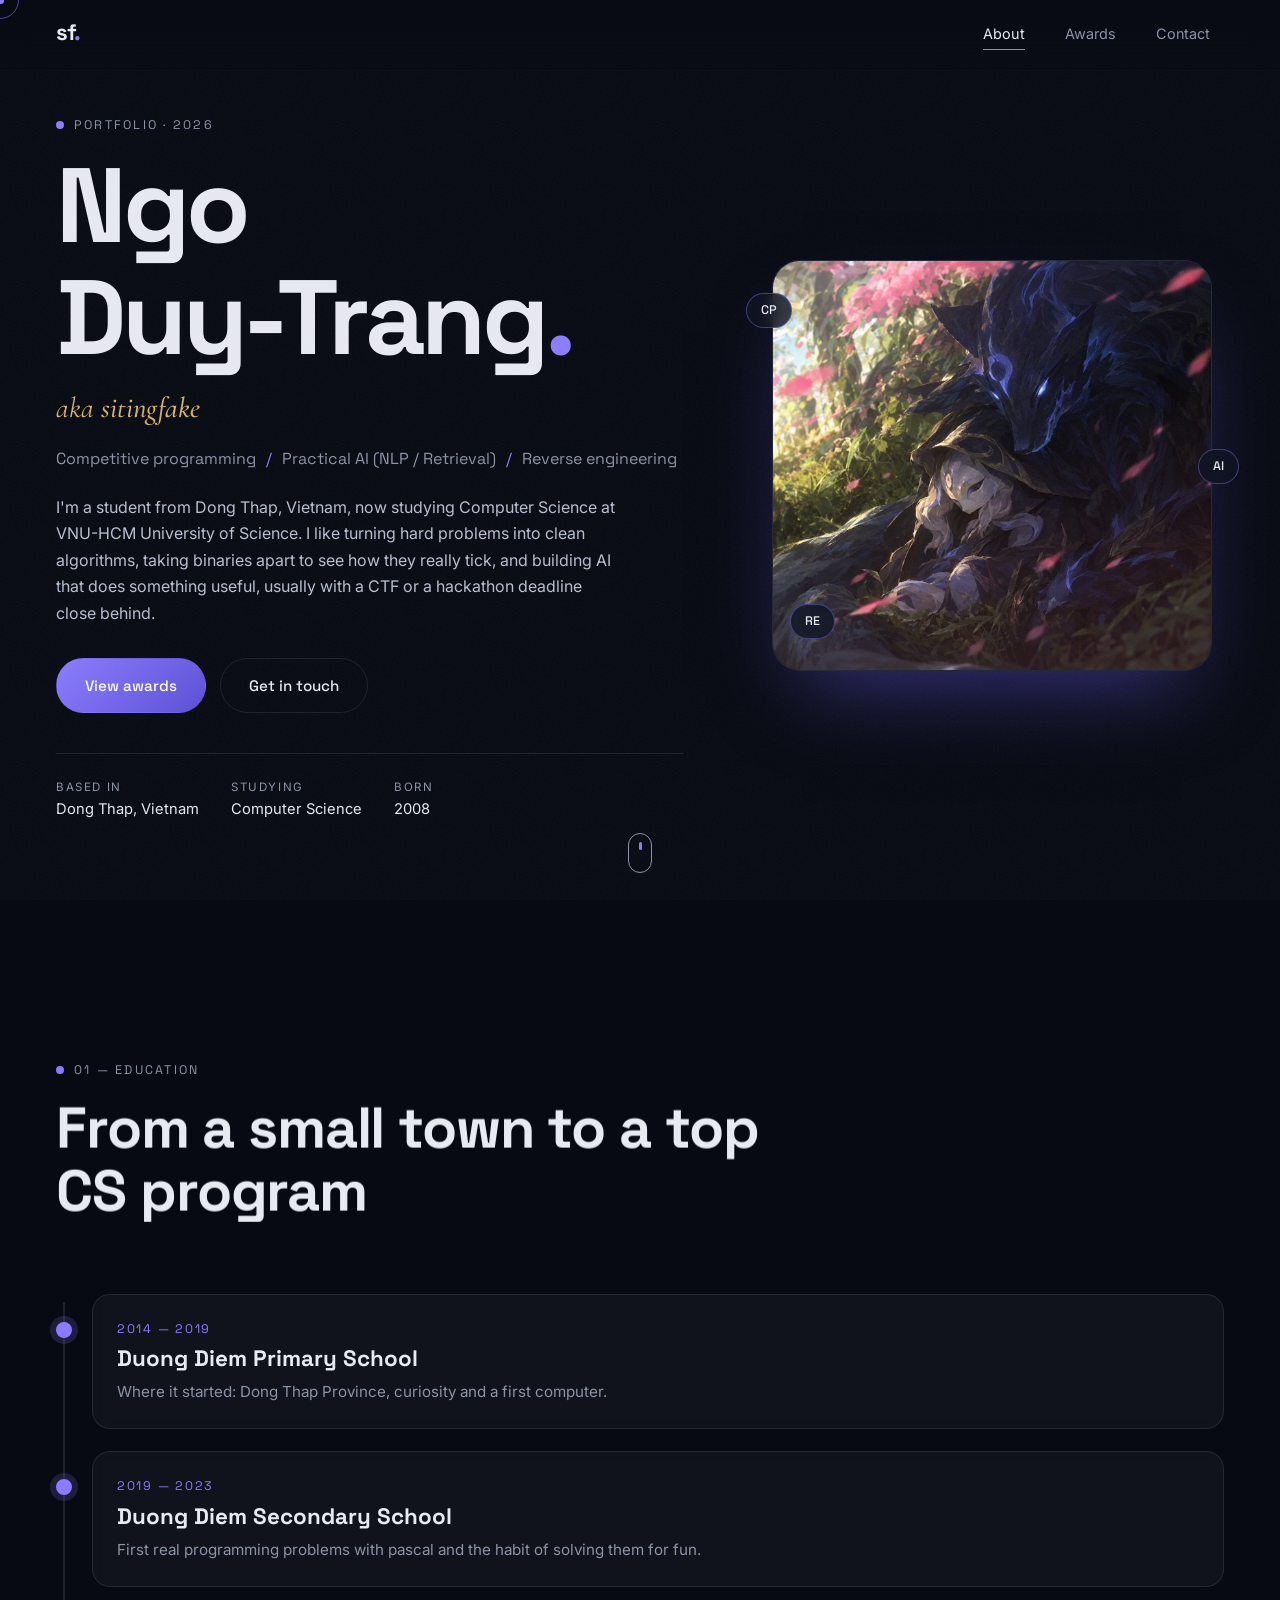
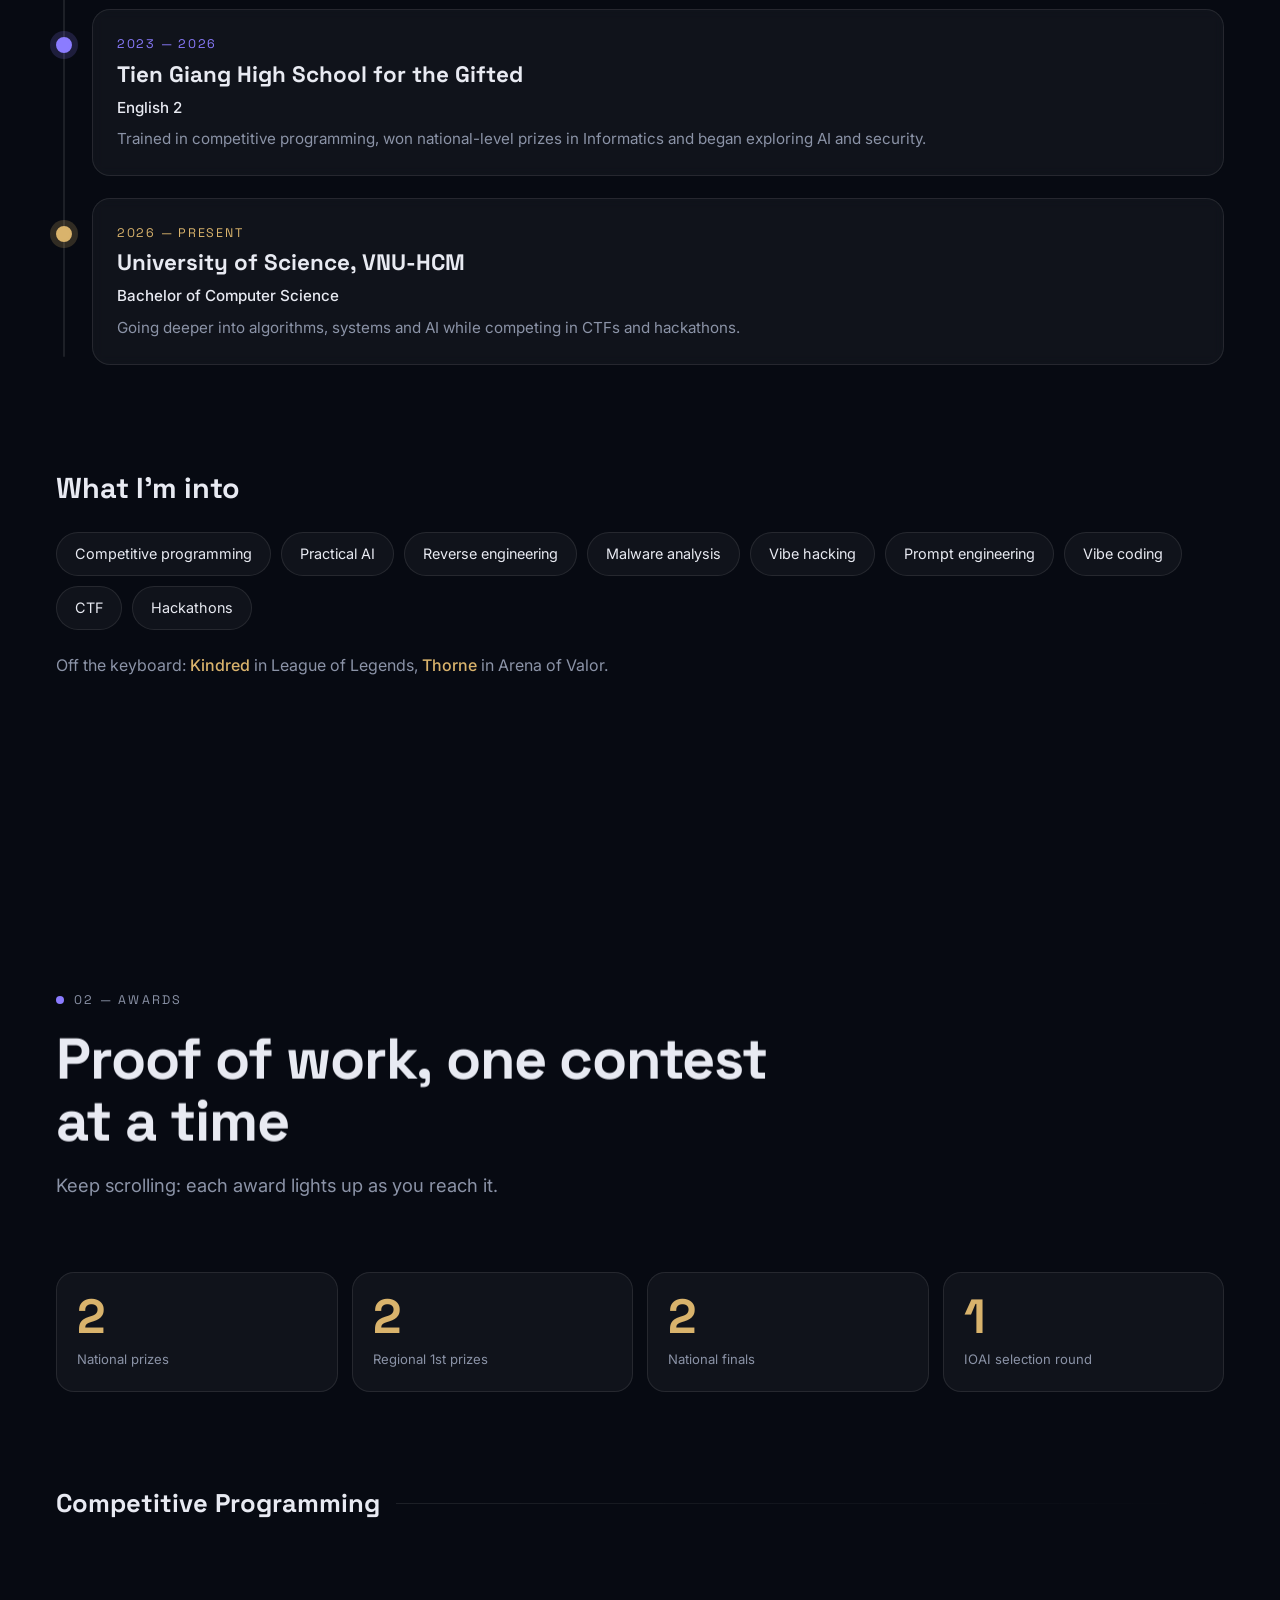
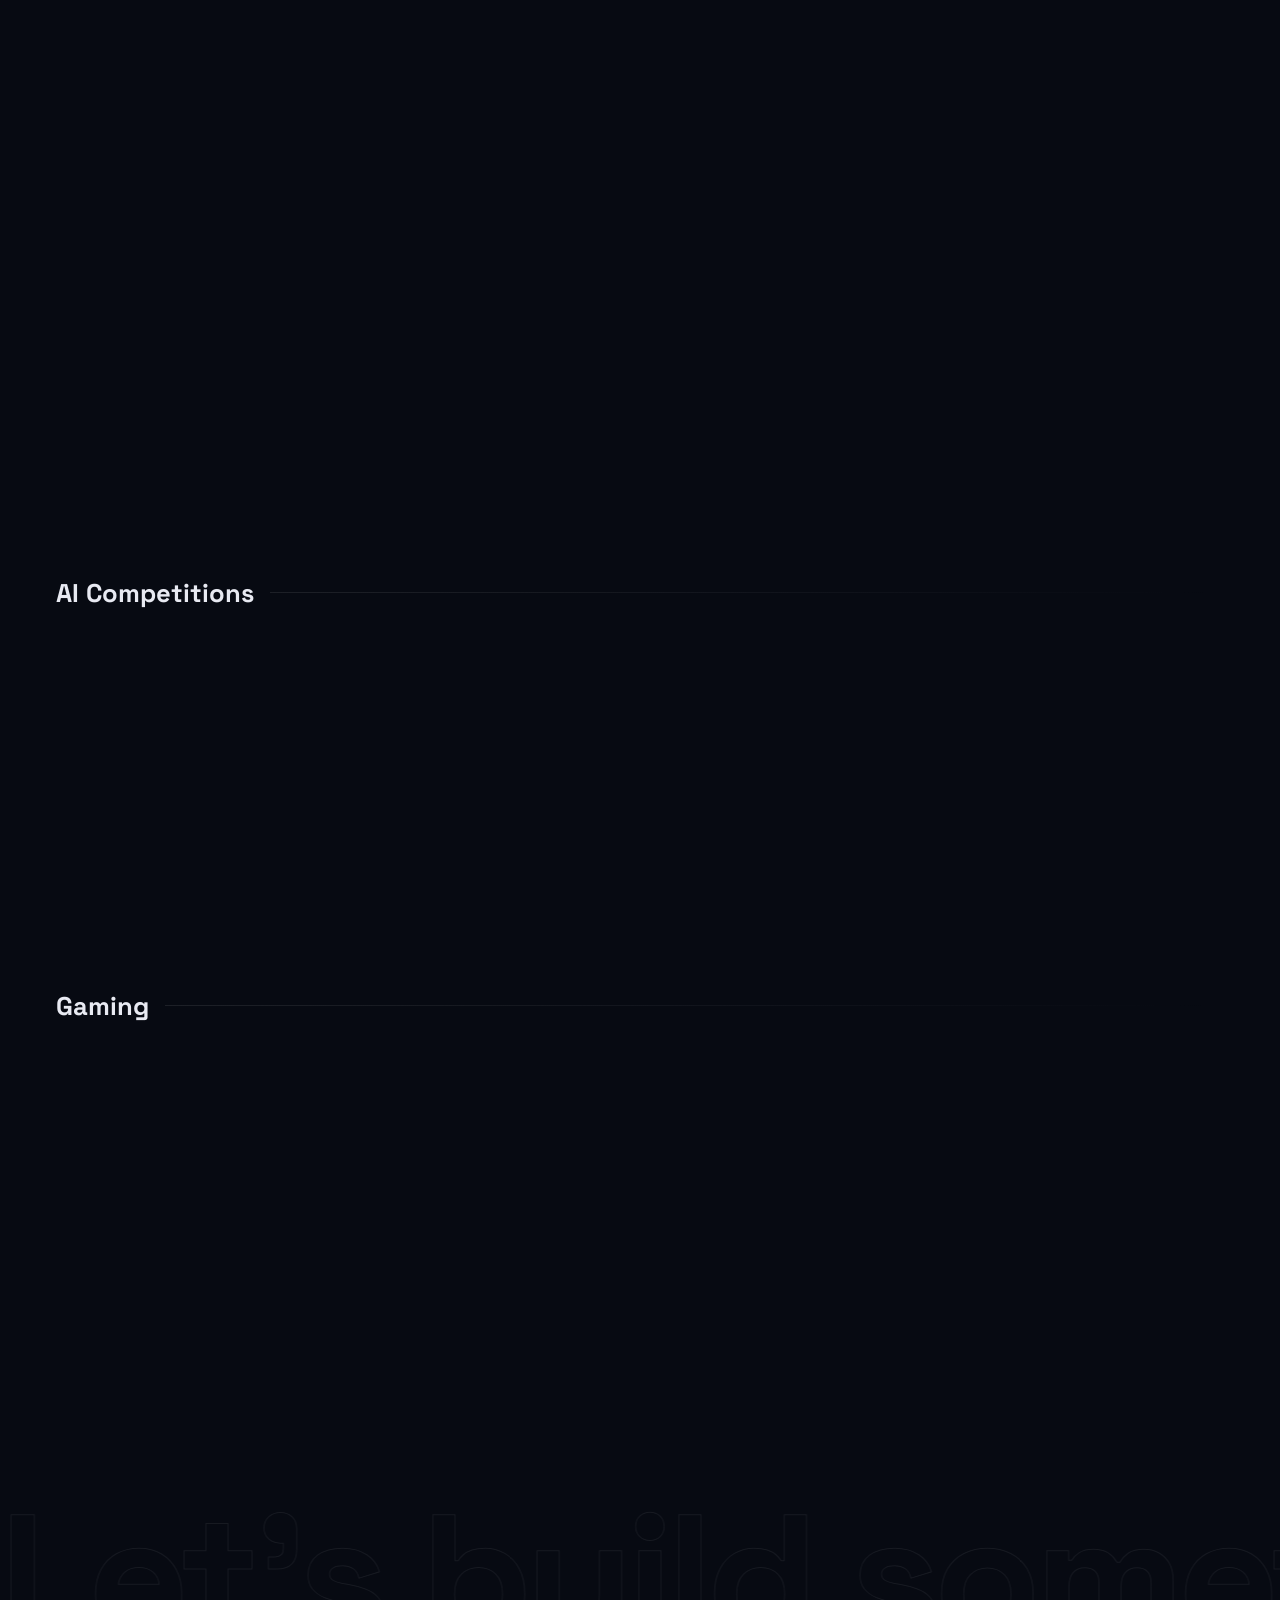
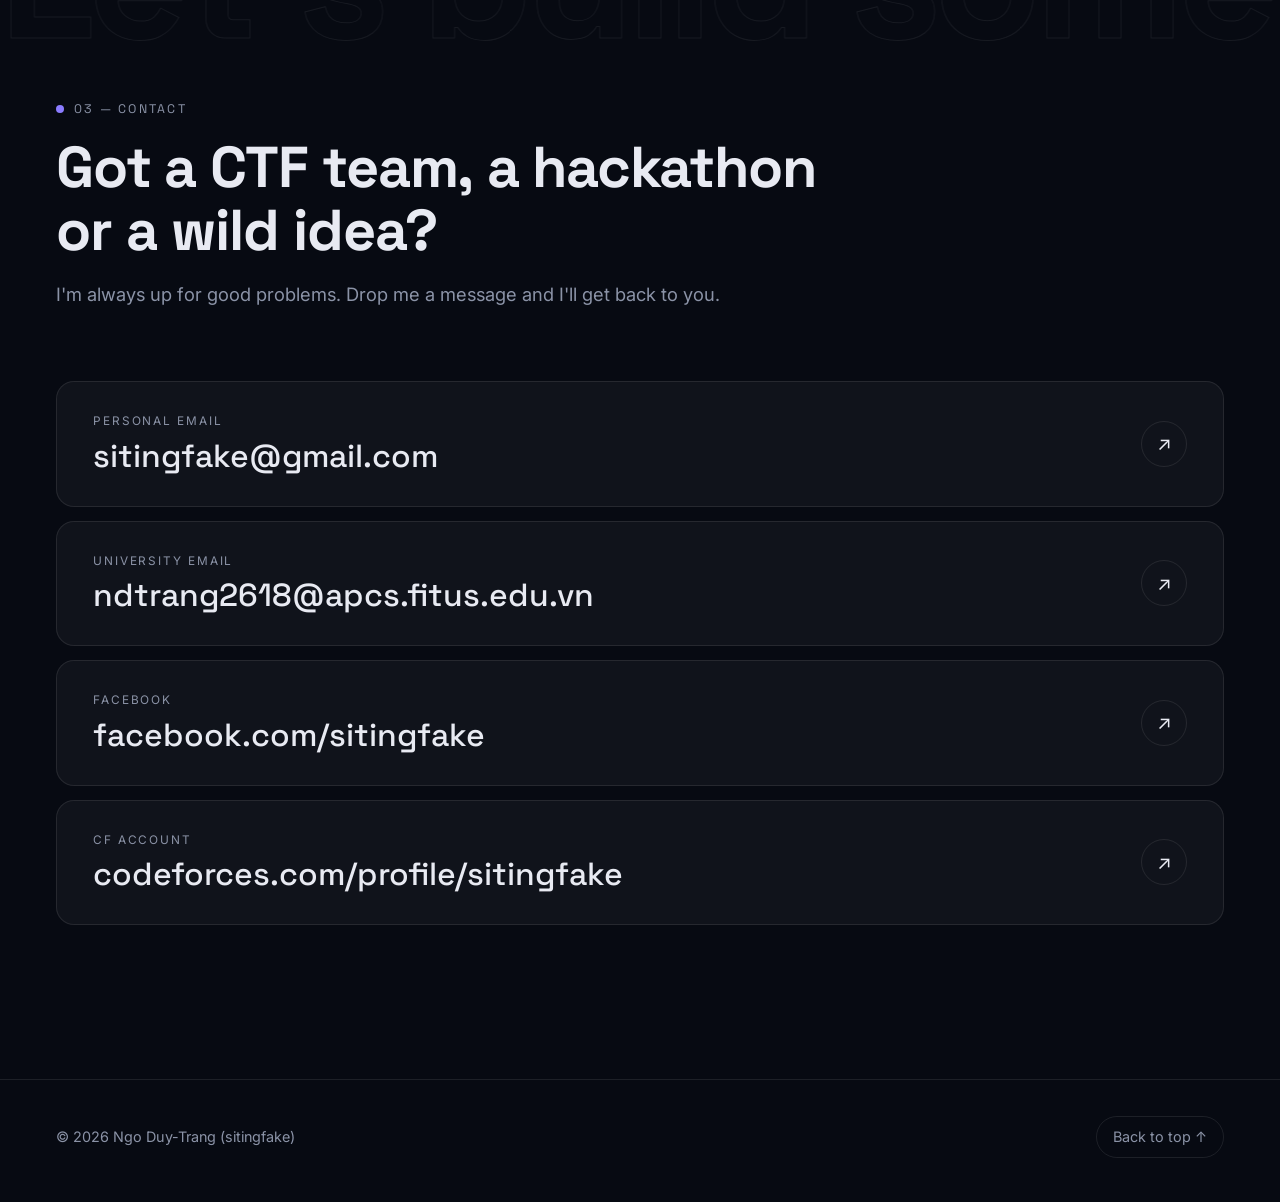
<file: index.html>
<!DOCTYPE html>
<html lang="en">
<head>
  <meta charset="UTF-8">
  <meta name="viewport" content="width=device-width, initial-scale=1, viewport-fit=cover">
  <title>Ngo Duy-Trang (sitingfake) — Portfolio</title>
  <meta name="description" content="Portfolio of Ngo Duy-Trang (sitingfake): competitive programmer, practical AI builder and reverse-engineering enthusiast studying Computer Science at VNU-HCM University of Science.">
  <meta name="theme-color" content="#070a12">
  <meta property="og:type" content="website">
  <meta property="og:title" content="Ngo Duy-Trang (sitingfake) — Portfolio">
  <meta property="og:description" content="Competitive programming, practical AI, reverse engineering and CTFs.">
  <meta property="og:image" content="assets/images/avatar.jpg">
  <link rel="icon" href="assets/images/avatar-640.jpg">
  <link rel="preconnect" href="https://fonts.googleapis.com">
  <link rel="preconnect" href="https://fonts.gstatic.com" crossorigin>
  <link href="https://fonts.googleapis.com/css2?family=Cormorant+Garamond:ital,wght@0,500;1,500&family=Inter:wght@300;400;500;600&family=Space+Grotesk:wght@400;500;700&display=swap" rel="stylesheet">
  <script>document.documentElement.classList.add('js');</script>
  <link rel="stylesheet" href="css/base.css">
  <link rel="stylesheet" href="css/components.css">
  <link rel="stylesheet" href="css/hero.css">
  <link rel="stylesheet" href="css/education.css">
  <link rel="stylesheet" href="css/awards.css">
  <link rel="stylesheet" href="css/contact.css">
</head>
<body>
  <div class="preloader" id="preloader" aria-hidden="true">
    <div class="preloader__inner">
      <span class="preloader__mark">sf<i>.</i></span>
      <span class="preloader__bar"><b id="preloaderBar"></b></span>
    </div>
  </div>

  <div class="progress" id="progress" aria-hidden="true"></div>
  <canvas class="ambient" id="ambient" aria-hidden="true"></canvas>
  <div class="grain" aria-hidden="true"></div>
  <div class="cursor cursor--dot" id="cursorDot" aria-hidden="true"></div>
  <div class="cursor cursor--ring" id="cursorRing" aria-hidden="true"></div>

  <header class="nav" id="nav">
    <a class="nav__logo" href="#about" aria-label="Back to top" data-magnetic>sf<i>.</i></a>
    <nav aria-label="Primary">
      <ul class="nav__links">
        <li><a href="#about" data-spy>About</a></li>
        <li><a href="#awards" data-spy>Awards</a></li>
        <li><a href="#contact" data-spy>Contact</a></li>
      </ul>
    </nav>
  </header>

  <main>
    <!-- ============ PART 1 — ABOUT ============ -->
    <section class="section hero" id="about">
      <div class="container hero__grid">
        <div class="hero__text">
          <p class="eyebrow" data-reveal><span class="eyebrow__dot"></span>Portfolio · 2026</p>
          <h1 class="hero__title" aria-label="Ngo Duy-Trang">
            <span class="line"><span class="line__inner">Ngo</span></span>
            <span class="line"><span class="line__inner">Duy-Trang<em>.</em></span></span>
          </h1>
          <p class="hero__alias" data-reveal>aka <strong>sitingfake</strong></p>
          <p class="hero__role" data-reveal>Competitive programming <span>/</span> Practical AI (NLP / Retrieval) <span>/</span> Reverse engineering</p>
          <p class="hero__bio" data-reveal>
            I'm a student from Dong Thap, Vietnam, now studying Computer Science at VNU-HCM University of Science.
            I like turning hard problems into clean algorithms, taking binaries apart to see how they really tick,
            and building AI that does something useful, usually with a CTF or a hackathon deadline close behind.
          </p>
          <div class="hero__cta" data-reveal>
            <a class="btn btn--primary" href="#awards" data-magnetic><span>View awards</span></a>
            <a class="btn btn--ghost" href="#contact" data-magnetic><span>Get in touch</span></a>
          </div>
          <ul class="hero__facts" data-reveal>
            <li><span>Based in</span>Dong Thap, Vietnam</li>
            <li><span>Studying</span>Computer Science</li>
            <li><span>Born</span>2008</li>
          </ul>
        </div>

        <figure class="avatar" id="avatar" data-tilt>
          <div class="avatar__glow"></div>
          <div class="avatar__frame">
            <img src="assets/images/avatar-640.jpg"
                 srcset="assets/images/avatar-640.jpg 640w, assets/images/avatar.jpg 1200w"
                 sizes="(max-width: 860px) 80vw, 460px"
                 width="1200" height="1121"
                 alt="Illustrated avatar of Kindred, the portrait Ngo Duy-Trang uses as his profile picture">
          </div>
          <span class="avatar__tag avatar__tag--a">CP</span>
          <span class="avatar__tag avatar__tag--b">AI</span>
          <span class="avatar__tag avatar__tag--c">RE</span>
        </figure>
      </div>
      <a class="scroll-hint" href="#education" aria-label="Scroll to education"><span></span></a>
    </section>

    <section class="section education" id="education">
      <div class="container">
        <header class="section__head">
          <p class="eyebrow" data-reveal><span class="eyebrow__dot"></span>01 — Education</p>
          <h2 class="section__title" data-split>From a small town to a top CS program</h2>
        </header>

        <div class="timeline" id="timeline">
          <span class="timeline__line"><i id="timelineFill"></i></span>
          <ol class="timeline__list">
            <li class="tl-item" data-tl>
              <span class="tl-item__dot"></span>
              <article class="card tl-card">
                <p class="tl-card__time">2014 — 2019</p>
                <h3>Duong Diem Primary School</h3>
                <p>Where it started: Dong Thap Province, curiosity and a first computer.</p>
              </article>
            </li>
            <li class="tl-item" data-tl>
              <span class="tl-item__dot"></span>
              <article class="card tl-card">
                <p class="tl-card__time">2019 — 2023</p>
                <h3>Duong Diem Secondary School</h3>
                <p>First real programming problems with pascal and the habit of solving them for fun.</p>
              </article>
            </li>
            <li class="tl-item" data-tl>
              <span class="tl-item__dot"></span>
              <article class="card tl-card">
                <p class="tl-card__time">2023 — 2026</p>
                <h3>Tien Giang High School for the Gifted</h3>
                <p class="tl-card__sub">English 2</p>
                <p>Trained in competitive programming, won national-level prizes in Informatics and began exploring AI and security.</p>
              </article>
            </li>
            <li class="tl-item tl-item--now" data-tl>
              <span class="tl-item__dot"></span>
              <article class="card tl-card">
                <p class="tl-card__time">2026 — Present</p>
                <h3>University of Science, VNU-HCM</h3>
                <p class="tl-card__sub">Bachelor of Computer Science</p>
                <p>Going deeper into algorithms, systems and AI while competing in CTFs and hackathons.</p>
              </article>
            </li>
          </ol>
        </div>

        <div class="interests">
          <h3 class="interests__title" data-reveal>What I'm into</h3>
          <ul class="chips">
            <li class="chip" data-chip>Competitive programming</li>
            <li class="chip" data-chip>Practical AI</li>
            <li class="chip" data-chip>Reverse engineering</li>
            <li class="chip" data-chip>Malware analysis</li>
            <li class="chip" data-chip>Vibe hacking</li>
            <li class="chip" data-chip>Prompt engineering</li>
            <li class="chip" data-chip>Vibe coding</li>
            <li class="chip" data-chip>CTF</li>
            <li class="chip" data-chip>Hackathons</li>
          </ul>
          <p class="interests__games" data-reveal>Off the keyboard: <strong>Kindred</strong> in League of Legends, <strong>Thorne</strong> in Arena of Valor.</p>
        </div>
      </div>
    </section>

    <!-- ============ PART 2 — AWARDS ============ -->
    <section class="section awards" id="awards">
      <div class="container">
        <header class="section__head">
          <p class="eyebrow" data-reveal><span class="eyebrow__dot"></span>02 — Awards</p>
          <h2 class="section__title" data-split>Proof of work, one contest at a time</h2>
          <p class="section__lead" data-reveal>Keep scrolling: each award lights up as you reach it.</p>
        </header>

        <ul class="stats" data-reveal>
          <li><b data-count="2">0</b><span>National prizes</span></li>
          <li><b data-count="2">0</b><span>Regional 1st prizes</span></li>
          <li><b data-count="2">0</b><span>National finals</span></li>
          <li><b data-count="1">0</b><span>IOAI selection round</span></li>
        </ul>

        <h3 class="group-title" data-reveal><span>Competitive Programming</span></h3>
        <div class="award-grid">
          <article class="card award award--gold" data-award tabindex="0">
            <span class="award__medal">3rd</span>
            <p class="award__meta">2024–2025 · National</p>
            <h4>National Gifted Students Exam, Informatics</h4>
            <p>Third Prize at the national level, competing against the best young programmers from across Vietnam.</p>
          </article>
          <article class="card award award--gold" data-award tabindex="0">
            <span class="award__medal">3rd</span>
            <p class="award__meta">2025–2026 · National</p>
            <h4>National Gifted Students Exam, Informatics</h4>
            <p>Third Prize for the second year in a row, a consistent result at the country's top informatics exam.</p>
          </article>
          <article class="card award award--first" data-award tabindex="0">
            <span class="award__medal">1st</span>
            <p class="award__meta">2026 · Regional</p>
            <h4>Youth Informatics Contest, Southern Region</h4>
            <p>First Prize in Group C1 at the Southern regional round.</p>
          </article>
          <article class="card award award--first" data-award tabindex="0">
            <span class="award__medal">1st</span>
            <p class="award__meta">2025 · Regional</p>
            <h4>Youth Informatics Contest, Southern Region</h4>
            <p>First Prize in Group C2 at the Southern regional round.</p>
          </article>
          <article class="card award award--gold" data-award tabindex="0">
            <span class="award__medal">3rd</span>
            <p class="award__meta">2025 · National Final</p>
            <h4>Youth Informatics Contest, National Final</h4>
            <p>Third Prize in Group C2 at the nationwide final round.</p>
          </article>
          <article class="card award" data-award tabindex="0">
            <span class="award__medal">Honorable mention </span>
            <p class="award__meta">2026 · National Final</p>
            <h4>Youth Informatics Contest, National Final</h4>
            <p> Received a Consolation Prize in Group C1 at the national final round.</p>
          </article>
        </div>

        <h3 class="group-title" data-reveal><span>AI Competitions</span></h3>
        <div class="award-grid">
          <article class="card award award--violet" data-award tabindex="0">
            <span class="award__medal">INT</span>
            <p class="award__meta">2026 · VOAI</p>
            <h4>IOAI Team Selection Test</h4>
            <p>Took part in the selection round for Vietnam's team at the International Olympiad in Artificial Intelligence.</p>
          </article>
          <article class="card award award--violet" data-award tabindex="0">
            <span class="award__medal">EP</span>
            <p class="award__meta">PTIT · High school division</p>
            <h4>Olympic AI PTIT 2026</h4>
            <p>Consolation Prize at the AI Olympiad hosted by the Posts and Telecommunications Institute of Technology.</p>
          </article>
          <article class="card award award--violet" data-award tabindex="0">
            <span class="award__medal">FIN</span>
            <p class="award__meta">AIC · Final round</p>
            <h4>Ho Chi Minh City AI Challenge 2026</h4>
            <p>Proud to wrap up our journey at the finals with the Potential Award! A huge thank you to everyone who supported us throughout the competition.</p>
          </article>
        </div>

        <h3 class="group-title" data-reveal><span>Gaming</span></h3>
        <div class="award-grid award-grid--single">
          <article class="card award award--rose" data-award tabindex="0">
            <span class="award__medal">TOP</span>
            <p class="award__meta">Arena of Valor · Vietnam server</p>
            <h4>Thorne, Elite Server Ranking</h4>
            <p>Ranked around 4x on the Vietnam Elite server leaderboard playing Thorne.</p>
          </article>
        </div>
      </div>
    </section>

    <!-- ============ PART 3 — CONTACT ============ -->
    <section class="section contact" id="contact">
      <div class="marquee" aria-hidden="true">
        <div class="marquee__track">
          <span>Let's build something</span><span>Let's build something</span>
          <span>Let's build something</span><span>Let's build something</span>
        </div>
      </div>
      <div class="container">
        <header class="section__head">
          <p class="eyebrow" data-reveal><span class="eyebrow__dot"></span>03 — Contact</p>
          <h2 class="section__title" data-split>Got a CTF team, a hackathon or a wild idea?</h2>
          <p class="section__lead" data-reveal>I'm always up for good problems. Drop me a message and I'll get back to you.</p>
        </header>

        <div class="contact__grid">
          <a class="contact-card" href="mailto:sitingfake@gmail.com" data-reveal data-magnetic>
            <span class="contact-card__label">Personal email</span>
            <span class="contact-card__value">sitingfake@gmail.com</span>
            <span class="contact-card__arrow" aria-hidden="true">↗</span>
          </a>
          <a class="contact-card" href="mailto:ndtrang2618@apcs.fitus.edu.vn" data-reveal data-magnetic>
            <span class="contact-card__label">University email</span>
            <span class="contact-card__value">ndtrang2618@apcs.fitus.edu.vn</span>
            <span class="contact-card__arrow" aria-hidden="true">↗</span>
          </a>
          <a class="contact-card" href="https://www.facebook.com/sitingfake/" target="_blank" rel="noopener noreferrer" data-reveal data-magnetic>
            <span class="contact-card__label">Facebook</span>
            <span class="contact-card__value">facebook.com/sitingfake</span>
            <span class="contact-card__arrow" aria-hidden="true">↗</span>
          </a>
          <a class="contact-card" href="https://codeforces.com/profile/sitingfake" data-reveal data-magnetic>
            <span class="contact-card__label">CF account </span>
            <span class="contact-card__value">codeforces.com/profile/sitingfake</span>
            <span class="contact-card__arrow" aria-hidden="true">↗</span>
          </a>
        </div>
      </div>
    </section>
  </main>

  <footer class="footer">
    <div class="container footer__inner">
      <p>© <span id="year">2026</span> Ngo Duy-Trang (sitingfake)</p>
      <button class="footer__top" id="toTop" type="button" data-magnetic>Back to top ↑</button>
    </div>
  </footer>

  <script src="js/vendor/gsap.min.js"></script>
  <script src="js/vendor/ScrollTrigger.min.js"></script>
  <script src="js/vendor/lenis.min.js"></script>
  <script src="js/main.js"></script>
  <script src="js/cursor.js"></script>
  <script src="js/hero.js"></script>
  <script src="js/awards.js"></script>
  <script src="js/contact.js"></script>
</body>
</html>
</file>
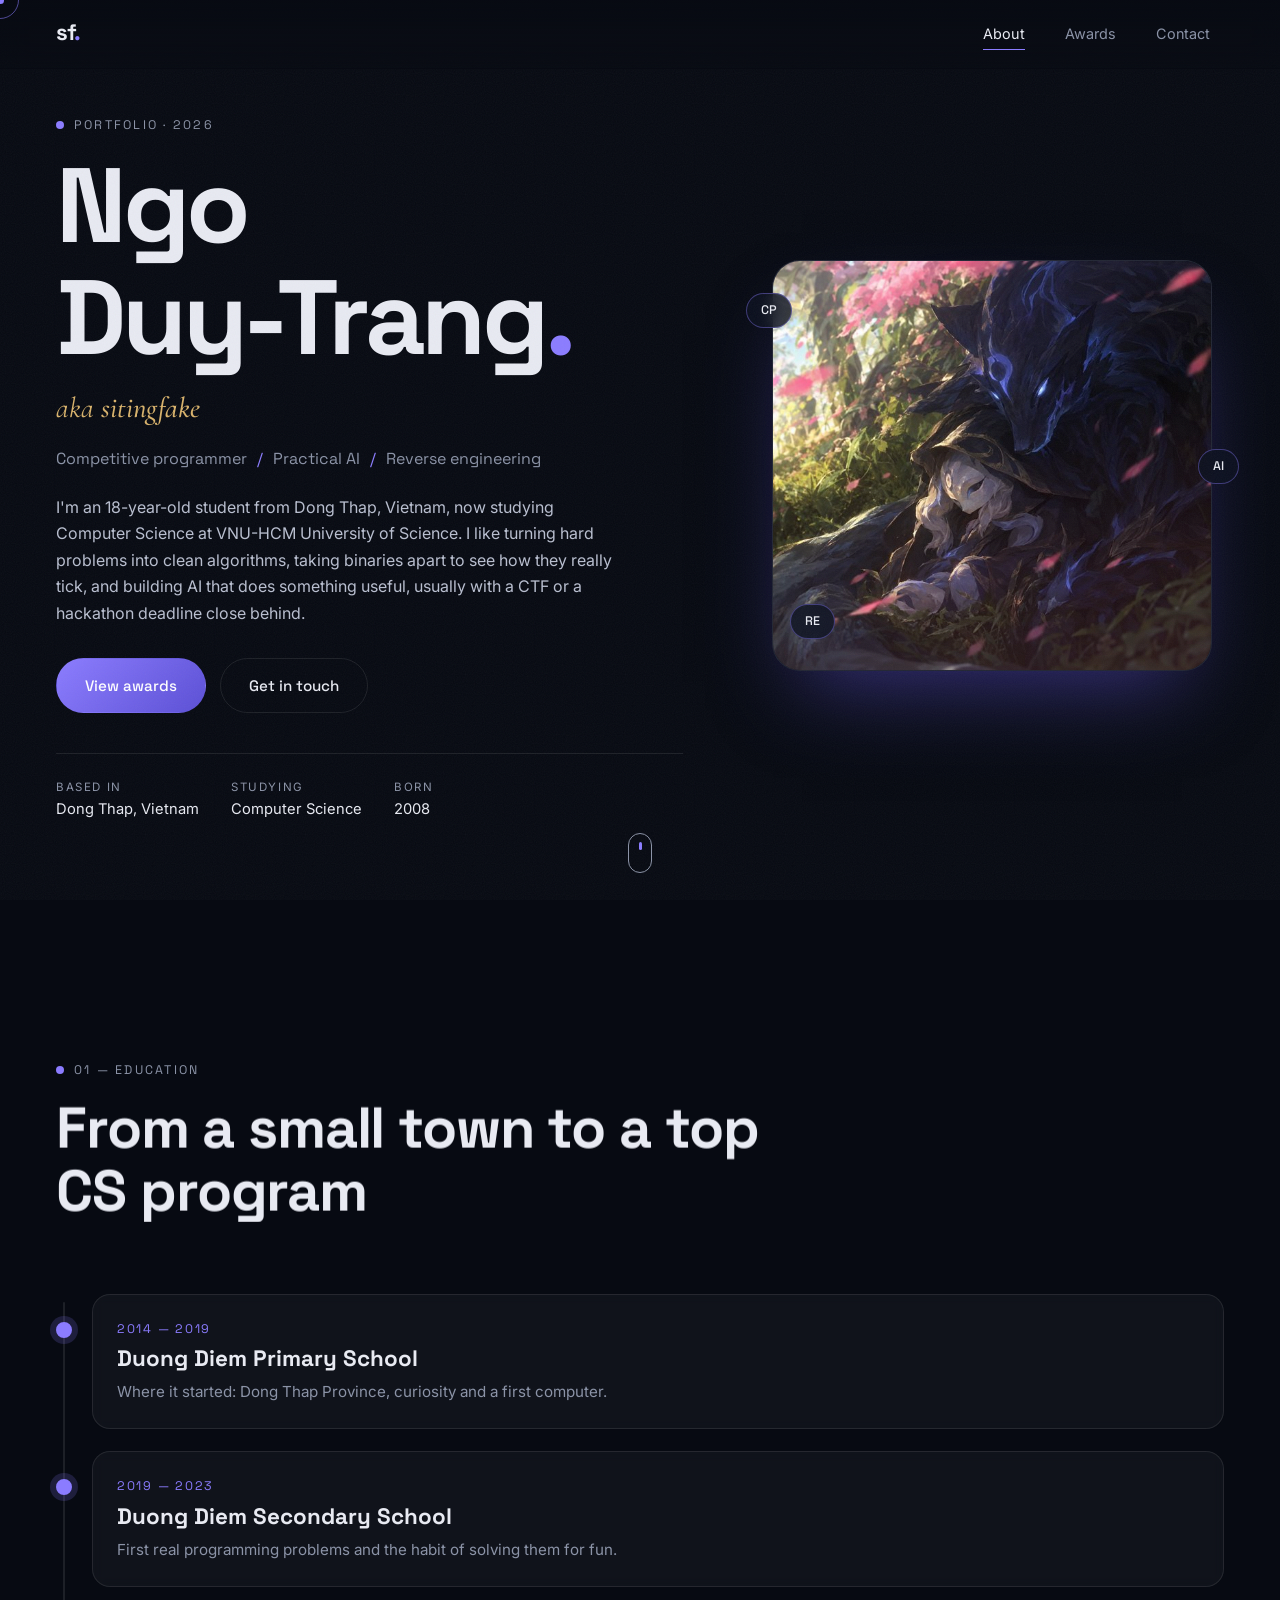
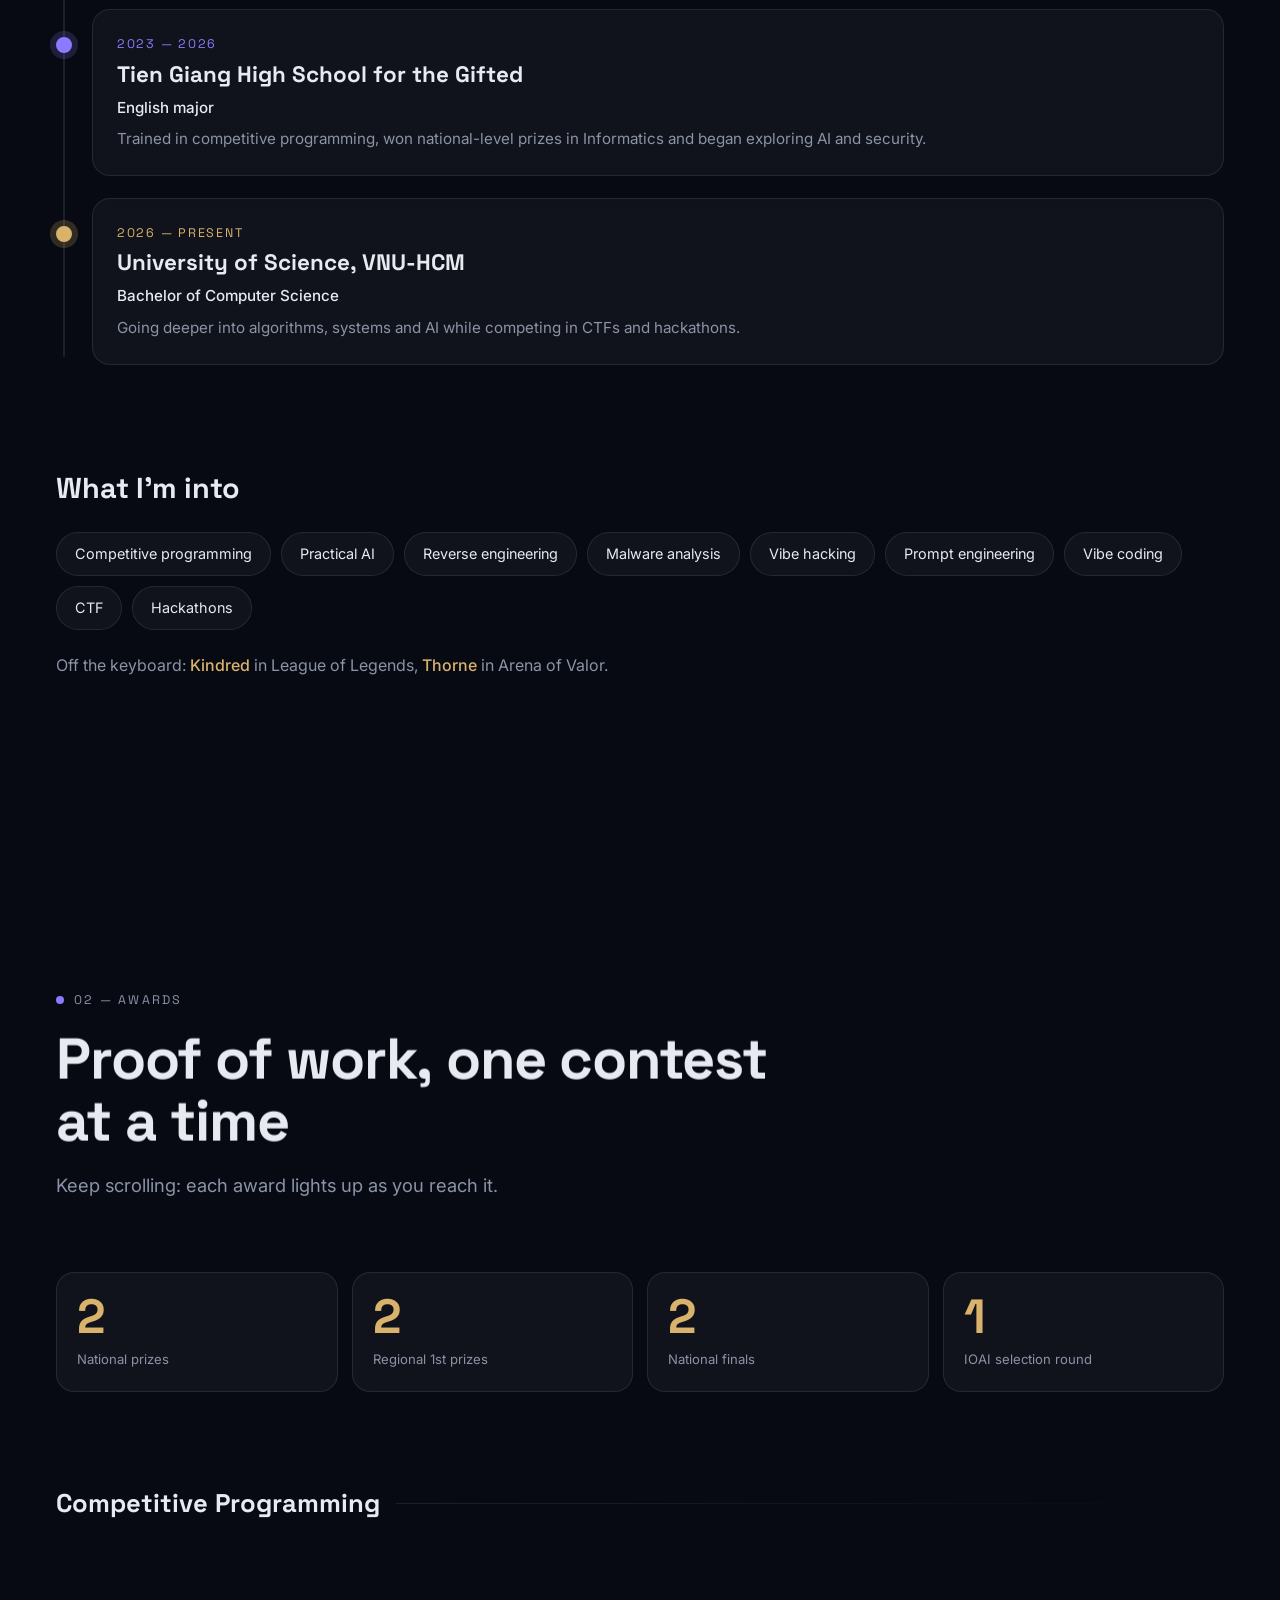
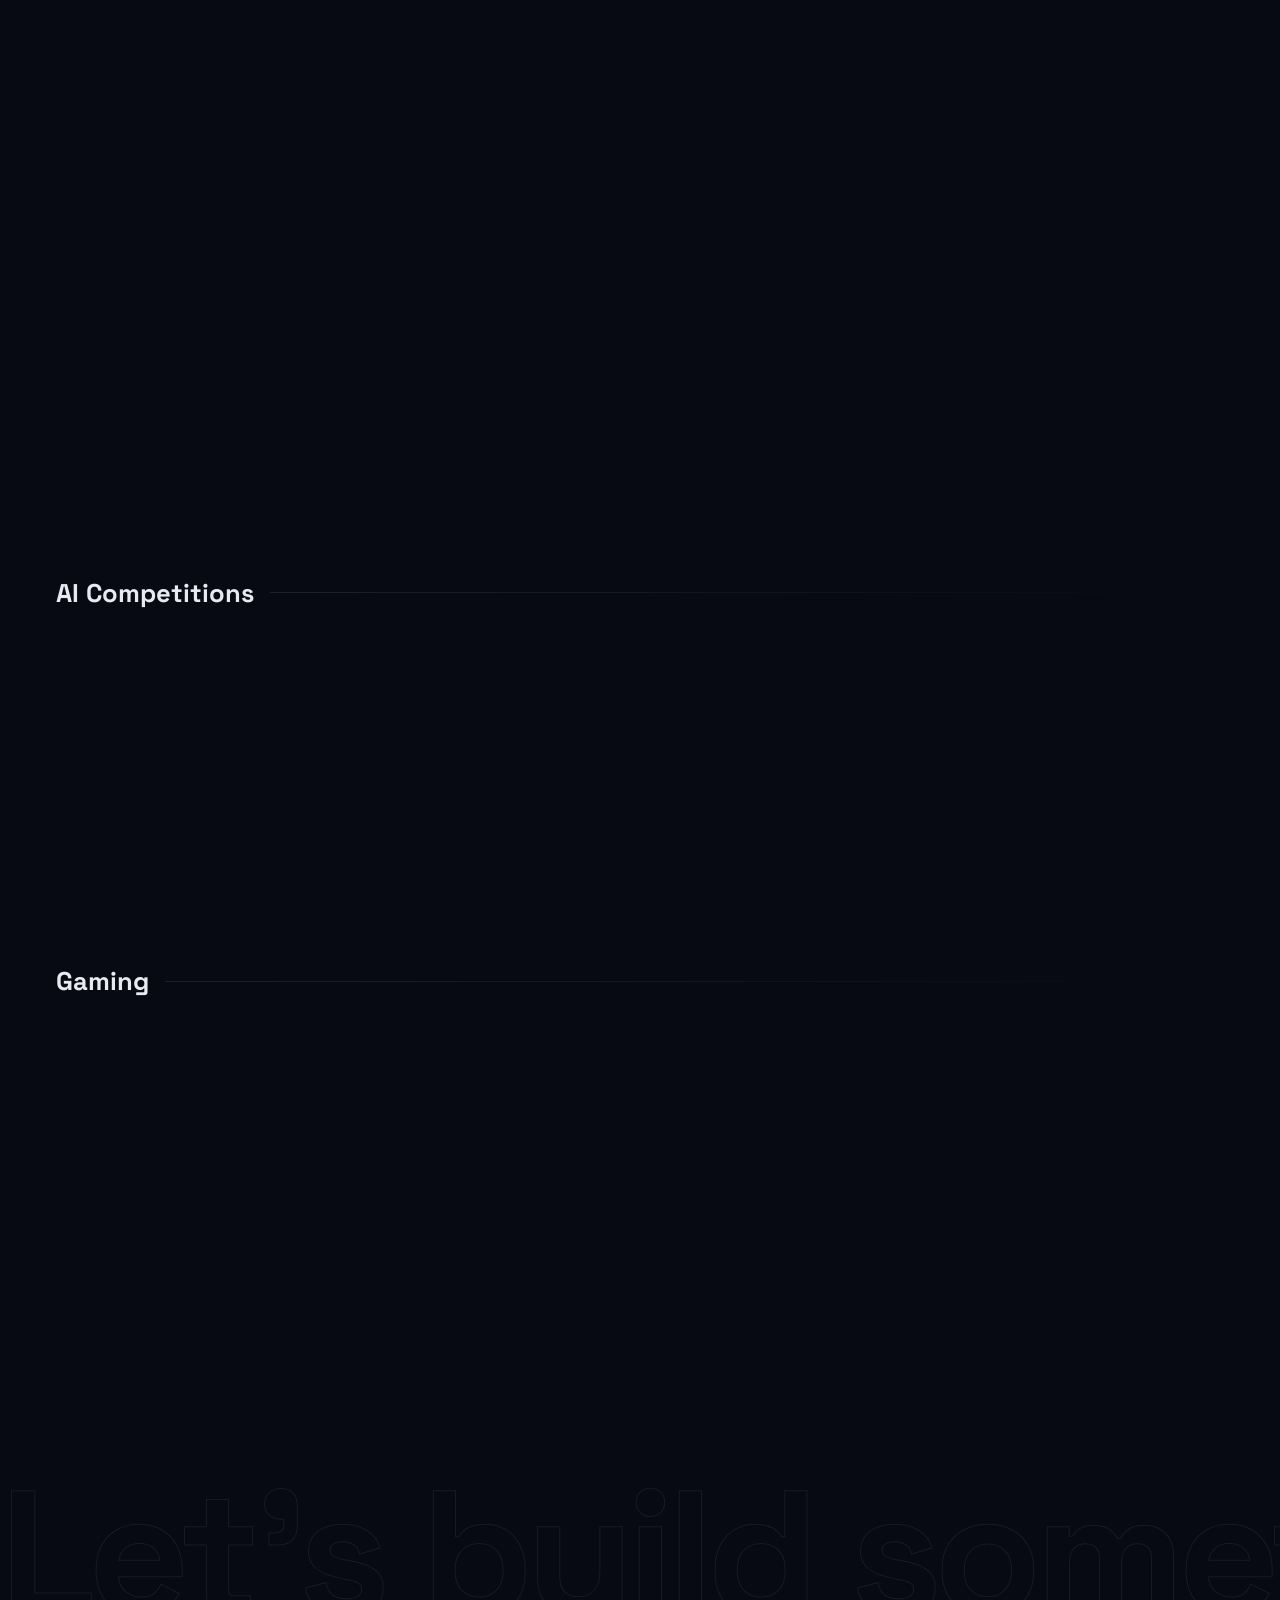
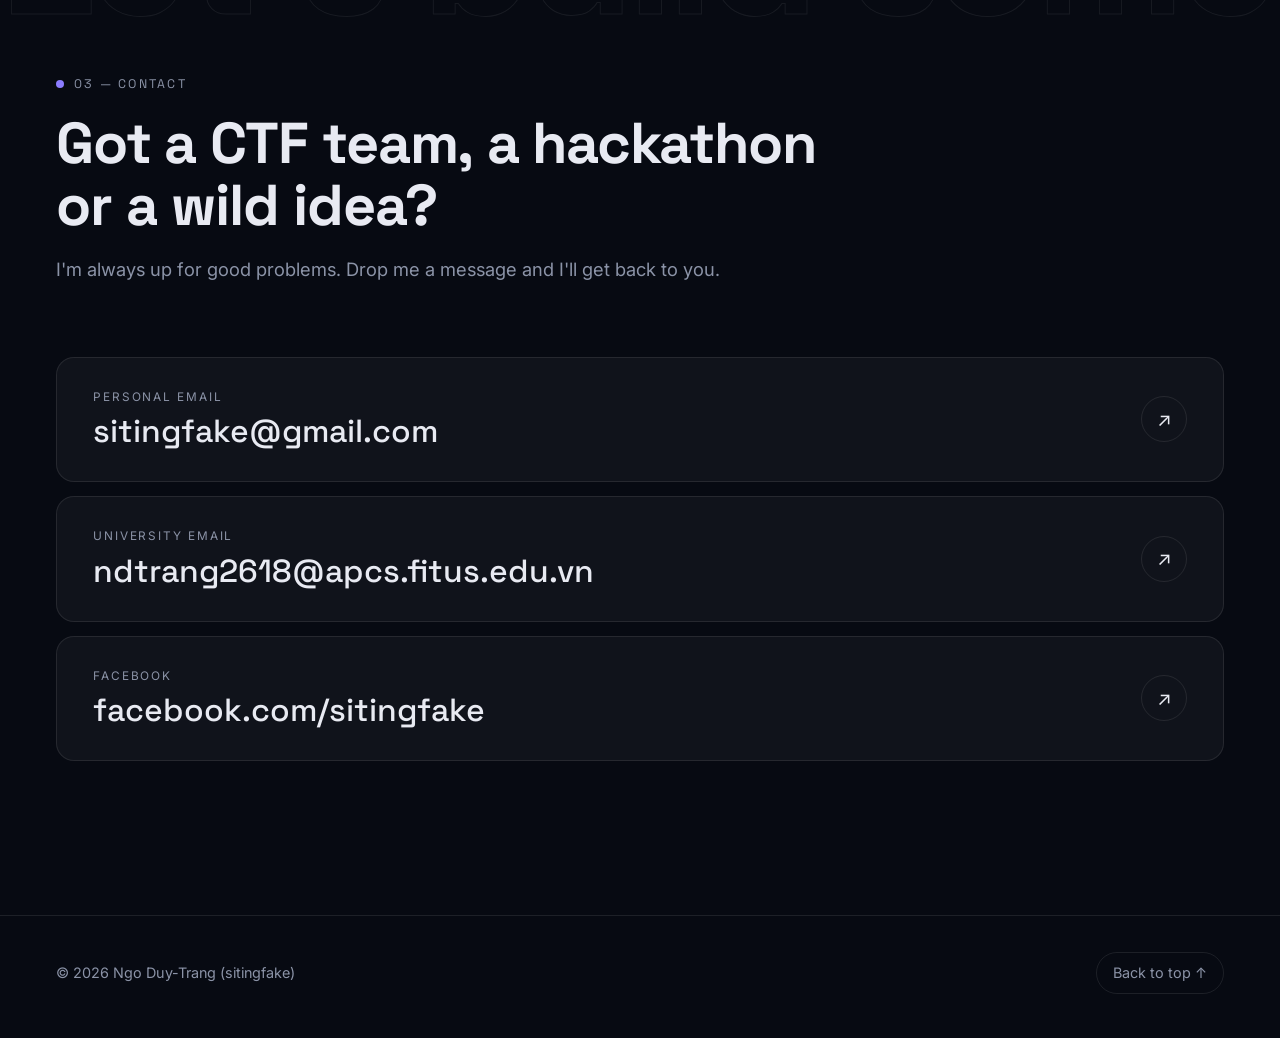
<file: _test.html>
<!DOCTYPE html>
<html lang="en">
<head>
  <meta charset="UTF-8">
  <meta name="viewport" content="width=device-width, initial-scale=1, viewport-fit=cover">
  <title>Ngo Duy-Trang (sitingfake) — Portfolio</title>
  <meta name="description" content="Portfolio of Ngo Duy-Trang (sitingfake): competitive programmer, practical AI builder and reverse-engineering enthusiast studying Computer Science at VNU-HCM University of Science.">
  <meta name="theme-color" content="#070a12">
  <meta property="og:type" content="website">
  <meta property="og:title" content="Ngo Duy-Trang (sitingfake) — Portfolio">
  <meta property="og:description" content="Competitive programming, practical AI, reverse engineering and CTFs.">
  <meta property="og:image" content="assets/images/avatar.jpg">
  <link rel="icon" href="assets/images/avatar-640.jpg">
  <link rel="preconnect" href="https://fonts.googleapis.com">
  <link rel="preconnect" href="https://fonts.gstatic.com" crossorigin>
  <link href="https://fonts.googleapis.com/css2?family=Cormorant+Garamond:ital,wght@0,500;1,500&family=Inter:wght@300;400;500;600&family=Space+Grotesk:wght@400;500;700&display=swap" rel="stylesheet">
  <script>document.documentElement.classList.add('js');</script>
  <link rel="stylesheet" href="css/base.css">
  <link rel="stylesheet" href="css/components.css">
  <link rel="stylesheet" href="css/hero.css">
  <link rel="stylesheet" href="css/education.css">
  <link rel="stylesheet" href="css/awards.css">
  <link rel="stylesheet" href="css/contact.css">
</head>
<body>
  <div class="preloader" id="preloader" aria-hidden="true">
    <div class="preloader__inner">
      <span class="preloader__mark">sf<i>.</i></span>
      <span class="preloader__bar"><b id="preloaderBar"></b></span>
    </div>
  </div>

  <div class="progress" id="progress" aria-hidden="true"></div>
  <canvas class="ambient" id="ambient" aria-hidden="true"></canvas>
  <div class="grain" aria-hidden="true"></div>
  <div class="cursor cursor--dot" id="cursorDot" aria-hidden="true"></div>
  <div class="cursor cursor--ring" id="cursorRing" aria-hidden="true"></div>

  <header class="nav" id="nav">
    <a class="nav__logo" href="#about" aria-label="Back to top" data-magnetic>sf<i>.</i></a>
    <nav aria-label="Primary">
      <ul class="nav__links">
        <li><a href="#about" data-spy>About</a></li>
        <li><a href="#awards" data-spy>Awards</a></li>
        <li><a href="#contact" data-spy>Contact</a></li>
      </ul>
    </nav>
  </header>

  <main>
    <!-- ============ PART 1 — ABOUT ============ -->
    <section class="section hero" id="about">
      <div class="container hero__grid">
        <div class="hero__text">
          <p class="eyebrow" data-reveal><span class="eyebrow__dot"></span>Portfolio · 2026</p>
          <h1 class="hero__title" aria-label="Ngo Duy-Trang">
            <span class="line"><span class="line__inner">Ngo</span></span>
            <span class="line"><span class="line__inner">Duy-Trang<em>.</em></span></span>
          </h1>
          <p class="hero__alias" data-reveal>aka <strong>sitingfake</strong></p>
          <p class="hero__role" data-reveal>Competitive programmer <span>/</span> Practical AI <span>/</span> Reverse engineering</p>
          <p class="hero__bio" data-reveal>
            I'm an 18-year-old student from Dong Thap, Vietnam, now studying Computer Science at VNU-HCM University of Science.
            I like turning hard problems into clean algorithms, taking binaries apart to see how they really tick,
            and building AI that does something useful, usually with a CTF or a hackathon deadline close behind.
          </p>
          <div class="hero__cta" data-reveal>
            <a class="btn btn--primary" href="#awards" data-magnetic><span>View awards</span></a>
            <a class="btn btn--ghost" href="#contact" data-magnetic><span>Get in touch</span></a>
          </div>
          <ul class="hero__facts" data-reveal>
            <li><span>Based in</span>Dong Thap, Vietnam</li>
            <li><span>Studying</span>Computer Science</li>
            <li><span>Born</span>2008</li>
          </ul>
        </div>

        <figure class="avatar" id="avatar" data-tilt>
          <div class="avatar__glow"></div>
          <div class="avatar__frame">
            <img src="assets/images/avatar-640.jpg"
                 srcset="assets/images/avatar-640.jpg 640w, assets/images/avatar.jpg 1200w"
                 sizes="(max-width: 860px) 80vw, 460px"
                 width="1200" height="1121"
                 alt="Illustrated avatar of Kindred, the portrait Ngo Duy-Trang uses as his profile picture">
          </div>
          <span class="avatar__tag avatar__tag--a">CP</span>
          <span class="avatar__tag avatar__tag--b">AI</span>
          <span class="avatar__tag avatar__tag--c">RE</span>
        </figure>
      </div>
      <a class="scroll-hint" href="#education" aria-label="Scroll to education"><span></span></a>
    </section>

    <section class="section education" id="education">
      <div class="container">
        <header class="section__head">
          <p class="eyebrow" data-reveal><span class="eyebrow__dot"></span>01 — Education</p>
          <h2 class="section__title" data-split>From a small town to a top CS program</h2>
        </header>

        <div class="timeline" id="timeline">
          <span class="timeline__line"><i id="timelineFill"></i></span>
          <ol class="timeline__list">
            <li class="tl-item" data-tl>
              <span class="tl-item__dot"></span>
              <article class="card tl-card">
                <p class="tl-card__time">2014 — 2019</p>
                <h3>Duong Diem Primary School</h3>
                <p>Where it started: Dong Thap Province, curiosity and a first computer.</p>
              </article>
            </li>
            <li class="tl-item" data-tl>
              <span class="tl-item__dot"></span>
              <article class="card tl-card">
                <p class="tl-card__time">2019 — 2023</p>
                <h3>Duong Diem Secondary School</h3>
                <p>First real programming problems and the habit of solving them for fun.</p>
              </article>
            </li>
            <li class="tl-item" data-tl>
              <span class="tl-item__dot"></span>
              <article class="card tl-card">
                <p class="tl-card__time">2023 — 2026</p>
                <h3>Tien Giang High School for the Gifted</h3>
                <p class="tl-card__sub">English major</p>
                <p>Trained in competitive programming, won national-level prizes in Informatics and began exploring AI and security.</p>
              </article>
            </li>
            <li class="tl-item tl-item--now" data-tl>
              <span class="tl-item__dot"></span>
              <article class="card tl-card">
                <p class="tl-card__time">2026 — Present</p>
                <h3>University of Science, VNU-HCM</h3>
                <p class="tl-card__sub">Bachelor of Computer Science</p>
                <p>Going deeper into algorithms, systems and AI while competing in CTFs and hackathons.</p>
              </article>
            </li>
          </ol>
        </div>

        <div class="interests">
          <h3 class="interests__title" data-reveal>What I'm into</h3>
          <ul class="chips">
            <li class="chip" data-chip>Competitive programming</li>
            <li class="chip" data-chip>Practical AI</li>
            <li class="chip" data-chip>Reverse engineering</li>
            <li class="chip" data-chip>Malware analysis</li>
            <li class="chip" data-chip>Vibe hacking</li>
            <li class="chip" data-chip>Prompt engineering</li>
            <li class="chip" data-chip>Vibe coding</li>
            <li class="chip" data-chip>CTF</li>
            <li class="chip" data-chip>Hackathons</li>
          </ul>
          <p class="interests__games" data-reveal>Off the keyboard: <strong>Kindred</strong> in League of Legends, <strong>Thorne</strong> in Arena of Valor.</p>
        </div>
      </div>
    </section>

    <!-- ============ PART 2 — AWARDS ============ -->
    <section class="section awards" id="awards">
      <div class="container">
        <header class="section__head">
          <p class="eyebrow" data-reveal><span class="eyebrow__dot"></span>02 — Awards</p>
          <h2 class="section__title" data-split>Proof of work, one contest at a time</h2>
          <p class="section__lead" data-reveal>Keep scrolling: each award lights up as you reach it.</p>
        </header>

        <ul class="stats" data-reveal>
          <li><b data-count="2">0</b><span>National prizes</span></li>
          <li><b data-count="2">0</b><span>Regional 1st prizes</span></li>
          <li><b data-count="2">0</b><span>National finals</span></li>
          <li><b data-count="1">0</b><span>IOAI selection round</span></li>
        </ul>

        <h3 class="group-title" data-reveal><span>Competitive Programming</span></h3>
        <div class="award-grid">
          <article class="card award award--gold" data-award tabindex="0">
            <span class="award__medal">3rd</span>
            <p class="award__meta">2025 — 2026 · National</p>
            <h4>National Gifted Students Exam, Informatics</h4>
            <p>Third Prize at the national level, competing against the best young programmers from across Vietnam.</p>
          </article>
          <article class="card award award--gold" data-award tabindex="0">
            <span class="award__medal">3rd</span>
            <p class="award__meta">2024 — 2025 · National</p>
            <h4>National Gifted Students Exam, Informatics</h4>
            <p>Third Prize for the second year in a row, a consistent result at the country's top informatics exam.</p>
          </article>
          <article class="card award award--first" data-award tabindex="0">
            <span class="award__medal">1st</span>
            <p class="award__meta">2026 &amp; 2025 · Regional</p>
            <h4>Young Informatics Contest, Southern Region</h4>
            <p>First Prize in Group C1 (2026) and Group C2 (2025) at the Southern regional round.</p>
          </article>
          <article class="card award award--gold" data-award tabindex="0">
            <span class="award__medal">3rd</span>
            <p class="award__meta">2025 · National Final</p>
            <h4>Young Informatics Contest, National Final</h4>
            <p>Third Prize in Group C2 at the nationwide final round.</p>
          </article>
          <article class="card award" data-award tabindex="0">
            <span class="award__medal">KK</span>
            <p class="award__meta">2026 · National Final</p>
            <h4>Young Informatics Contest, National Final</h4>
            <p>Consolation Prize in Group C1 at the nationwide final round.</p>
          </article>
        </div>

        <h3 class="group-title" data-reveal><span>AI Competitions</span></h3>
        <div class="award-grid">
          <article class="card award award--violet" data-award tabindex="0">
            <span class="award__medal">INT</span>
            <p class="award__meta">2026 · International</p>
            <h4>IOAI Team Selection</h4>
            <p>Took part in the selection round for Vietnam's team at the International Olympiad in Artificial Intelligence.</p>
          </article>
          <article class="card award award--violet" data-award tabindex="0">
            <span class="award__medal">EP</span>
            <p class="award__meta">PTIT · High school division</p>
            <h4>AI Olympiad by PTIT</h4>
            <p>Encouragement Prize at the AI Olympiad hosted by the Posts and Telecommunications Institute of Technology.</p>
          </article>
          <article class="card award award--pending" data-award tabindex="0">
            <span class="award__medal">FIN</span>
            <p class="award__meta">Ho Chi Minh City · Final round</p>
            <h4>AI Challenge HCM</h4>
            <p>Reached the final round. Results are still pending, so check back soon.</p>
          </article>
        </div>

        <h3 class="group-title" data-reveal><span>Gaming</span></h3>
        <div class="award-grid award-grid--single">
          <article class="card award award--rose" data-award tabindex="0">
            <span class="award__medal">TOP</span>
            <p class="award__meta">Arena of Valor · Vietnam server</p>
            <h4>Thorne, Elite Server Ranking</h4>
            <p>Ranked around 4x on the Vietnam Elite server leaderboard playing Thorne.</p>
          </article>
        </div>
      </div>
    </section>

    <!-- ============ PART 3 — CONTACT ============ -->
    <section class="section contact" id="contact">
      <div class="marquee" aria-hidden="true">
        <div class="marquee__track">
          <span>Let's build something</span><span>Let's build something</span>
          <span>Let's build something</span><span>Let's build something</span>
        </div>
      </div>
      <div class="container">
        <header class="section__head">
          <p class="eyebrow" data-reveal><span class="eyebrow__dot"></span>03 — Contact</p>
          <h2 class="section__title" data-split>Got a CTF team, a hackathon or a wild idea?</h2>
          <p class="section__lead" data-reveal>I'm always up for good problems. Drop me a message and I'll get back to you.</p>
        </header>

        <div class="contact__grid">
          <a class="contact-card" href="mailto:sitingfake@gmail.com" data-reveal data-magnetic>
            <span class="contact-card__label">Personal email</span>
            <span class="contact-card__value">sitingfake@gmail.com</span>
            <span class="contact-card__arrow" aria-hidden="true">↗</span>
          </a>
          <a class="contact-card" href="mailto:ndtrang2618@apcs.fitus.edu.vn" data-reveal data-magnetic>
            <span class="contact-card__label">University email</span>
            <span class="contact-card__value">ndtrang2618@apcs.fitus.edu.vn</span>
            <span class="contact-card__arrow" aria-hidden="true">↗</span>
          </a>
          <a class="contact-card" href="https://www.facebook.com/sitingfake/" target="_blank" rel="noopener noreferrer" data-reveal data-magnetic>
            <span class="contact-card__label">Facebook</span>
            <span class="contact-card__value">facebook.com/sitingfake</span>
            <span class="contact-card__arrow" aria-hidden="true">↗</span>
          </a>
        </div>
      </div>
    </section>
  </main>

  <footer class="footer">
    <div class="container footer__inner">
      <p>© <span id="year">2026</span> Ngo Duy-Trang (sitingfake)</p>
      <button class="footer__top" id="toTop" type="button" data-magnetic>Back to top ↑</button>
    </div>
  </footer>

  <script src="js/vendor/gsap.min.js"></script>
  <script src="js/vendor/ScrollTrigger.min.js"></script>
  <script src="js/vendor/lenis.min.js"></script>
  <script>gsap.globalTimeline.timeScale(40);</script><script src="js/main.js"></script>
  <script src="js/cursor.js"></script>
  <script src="js/hero.js"></script>
  <script src="js/awards.js"></script>
  <script src="js/contact.js"></script>
</body>
</html>
</file>
<file: css/base.css>
:root {
  --bg: #070a12;
  --bg-2: #0c1120;
  --surface: rgba(255, 255, 255, 0.04);
  --surface-2: rgba(255, 255, 255, 0.07);
  --line: rgba(255, 255, 255, 0.09);
  --text: #e8eaf2;
  --muted: #8b93a7;
  --violet: #8b7cff;
  --violet-2: #5b4fd6;
  --rose: #e0556f;
  --gold: #d9b36c;
  --radius: 18px;
  --pad: clamp(20px, 5vw, 56px);
  --ease: cubic-bezier(0.22, 1, 0.36, 1);
  --font-body: "Inter", system-ui, -apple-system, "Segoe UI", sans-serif;
  --font-head: "Space Grotesk", "Inter", system-ui, sans-serif;
  --font-serif: "Cormorant Garamond", Georgia, serif;
}

*, *::before, *::after { box-sizing: border-box; margin: 0; padding: 0; }

html { -webkit-text-size-adjust: 100%; scroll-behavior: auto; }
html.lenis, html.lenis body { height: auto; }
.lenis.lenis-smooth { scroll-behavior: auto !important; }
.lenis.lenis-stopped { overflow: hidden; }

body {
  background: var(--bg);
  color: var(--text);
  font-family: var(--font-body);
  font-size: 16px;
  line-height: 1.65;
  overflow-x: hidden;
  -webkit-font-smoothing: antialiased;
}

img { display: block; max-width: 100%; height: auto; }
a { color: inherit; text-decoration: none; }
ul, ol { list-style: none; }
button { font: inherit; color: inherit; background: none; border: 0; cursor: pointer; }
i { font-style: normal; }

:focus-visible { outline: 2px solid var(--violet); outline-offset: 3px; border-radius: 6px; }
::selection { background: var(--violet); color: #fff; }

.container { width: min(1180px, 100% - var(--pad) * 2); margin-inline: auto; }
.section { position: relative; padding: clamp(80px, 12vw, 160px) 0; }

.eyebrow {
  display: inline-flex; align-items: center; gap: 10px;
  font-family: var(--font-head); font-size: 0.78rem; letter-spacing: 0.18em;
  text-transform: uppercase; color: var(--muted);
}
.eyebrow__dot {
  width: 8px; height: 8px; border-radius: 50%; background: var(--violet);
  box-shadow: 0 0 0 0 rgba(139, 124, 255, 0.6); animation: pulse 2.4s infinite;
}
@keyframes pulse {
  0% { box-shadow: 0 0 0 0 rgba(139, 124, 255, 0.55); }
  70% { box-shadow: 0 0 0 10px rgba(139, 124, 255, 0); }
  100% { box-shadow: 0 0 0 0 rgba(139, 124, 255, 0); }
}

.section__head { max-width: 760px; margin-bottom: clamp(36px, 6vw, 72px); }
.section__title {
  margin-top: 16px; font-family: var(--font-head); font-weight: 700;
  font-size: clamp(2rem, 5.2vw, 3.6rem); line-height: 1.08; letter-spacing: -0.02em;
}
.section__lead { margin-top: 18px; color: var(--muted); font-size: clamp(1rem, 1.6vw, 1.15rem); }

/* split-text words */
.word { display: inline-block; overflow: hidden; vertical-align: top; }
.word > span { display: inline-block; will-change: transform; }

/* Pre-animation state, only when JS is running */
.js [data-reveal] { opacity: 0; transform: translateY(28px); }
.js.reduced [data-reveal] { opacity: 1; transform: none; }

/* Page-wide layers */
.grain {
  position: fixed; inset: 0; z-index: 90; pointer-events: none; opacity: 0.05;
  background-image: url("data:image/svg+xml;utf8,<svg xmlns='http://www.w3.org/2000/svg' width='160' height='160'><filter id='n'><feTurbulence type='fractalNoise' baseFrequency='.9' numOctaves='2'/></filter><rect width='100%' height='100%' filter='url(%23n)'/></svg>");
}
.ambient { position: fixed; inset: 0; width: 100%; height: 100%; z-index: 0; pointer-events: none; }
main, .footer { position: relative; z-index: 1; }

.progress {
  position: fixed; top: 0; left: 0; z-index: 120; height: 3px; width: 100%;
  transform-origin: 0 50%; transform: scaleX(0);
  background: linear-gradient(90deg, var(--violet), var(--rose), var(--gold));
}

@media (prefers-reduced-motion: reduce) {
  *, *::before, *::after { animation-duration: 0.01ms !important; animation-iteration-count: 1 !important; transition-duration: 0.01ms !important; }
  .js [data-reveal] { opacity: 1; transform: none; }
}
</file>
<file: css/components.css>
/* ---------- Preloader ---------- */
.preloader {
  position: fixed; inset: 0; z-index: 200; display: grid; place-items: center;
  background: var(--bg);
}
.preloader__inner { display: grid; justify-items: center; gap: 22px; }
.preloader__mark { font-family: var(--font-head); font-weight: 700; font-size: clamp(2.6rem, 9vw, 4.5rem); letter-spacing: -0.04em; }
.preloader__mark i { color: var(--violet); }
.preloader__bar { width: 160px; height: 2px; background: var(--line); overflow: hidden; border-radius: 2px; }
.preloader__bar b { display: block; height: 100%; width: 100%; transform-origin: 0 50%; transform: scaleX(0); background: linear-gradient(90deg, var(--violet), var(--gold)); }

/* ---------- Navbar ---------- */
.nav {
  position: fixed; top: 0; left: 0; right: 0; z-index: 100;
  display: flex; align-items: center; justify-content: space-between;
  padding: 14px var(--pad);
  backdrop-filter: blur(14px); -webkit-backdrop-filter: blur(14px);
  background: linear-gradient(to bottom, rgba(7, 10, 18, 0.8), rgba(7, 10, 18, 0.2));
  border-bottom: 1px solid transparent;
  transition: transform 0.5s var(--ease), border-color 0.4s;
}
.nav.is-hidden { transform: translateY(-110%); }
.nav.is-scrolled { border-bottom-color: var(--line); }
.nav__logo { font-family: var(--font-head); font-weight: 700; font-size: 1.4rem; letter-spacing: -0.04em; display: inline-block; }
.nav__logo i { color: var(--violet); }
.nav__links { display: flex; gap: clamp(4px, 2vw, 12px); }
.nav__links a {
  position: relative; display: inline-block; padding: 8px 14px; border-radius: 999px;
  font-size: 0.9rem; color: var(--muted); transition: color 0.3s, background 0.3s;
}
.nav__links a::after {
  content: ""; position: absolute; left: 14px; right: 14px; bottom: 4px; height: 1px;
  background: var(--violet); transform: scaleX(0); transform-origin: 0 50%; transition: transform 0.45s var(--ease);
}
.nav__links a:hover, .nav__links a.is-active { color: var(--text); }
.nav__links a:hover::after, .nav__links a.is-active::after { transform: scaleX(1); }

/* ---------- Buttons ---------- */
.btn {
  position: relative; display: inline-flex; align-items: center; justify-content: center;
  padding: 14px 28px; border-radius: 999px; overflow: hidden; isolation: isolate;
  font-family: var(--font-head); font-weight: 500; font-size: 0.95rem;
  border: 1px solid var(--line); transition: color 0.4s var(--ease), border-color 0.4s;
}
.btn::before {
  content: ""; position: absolute; inset: 0; z-index: -1; border-radius: inherit;
  transform: translateY(101%); transition: transform 0.5s var(--ease);
}
.btn--primary { background: linear-gradient(135deg, var(--violet), var(--violet-2)); border-color: transparent; color: #fff; }
.btn--primary::before { background: #fff; }
.btn--primary:hover { color: #1a1440; }
.btn--ghost::before { background: var(--surface-2); }
.btn--ghost:hover { border-color: var(--violet); }
.btn:hover::before { transform: translateY(0); }

/* ---------- Cards ---------- */
.card {
  position: relative; border-radius: var(--radius); padding: 24px;
  background: var(--surface); border: 1px solid var(--line);
  backdrop-filter: blur(6px); -webkit-backdrop-filter: blur(6px);
  transition: translate 0.5s var(--ease), border-color 0.4s, background 0.4s, box-shadow 0.5s;
}
.card::before {
  content: ""; position: absolute; inset: 0; border-radius: inherit; pointer-events: none; opacity: 0;
  background: radial-gradient(420px circle at var(--mx, 50%) var(--my, 50%), rgba(139, 124, 255, 0.16), transparent 60%);
  transition: opacity 0.4s;
}
.card:hover::before, .card:focus-visible::before { opacity: 1; }
/* `translate` (not `transform`) so GSAP's inline transforms never cancel the hover lift */
.card:hover { translate: 0 -6px !important; border-color: rgba(139, 124, 255, 0.45); background: var(--surface-2); box-shadow: 0 24px 60px -24px rgba(91, 79, 214, 0.5); }

/* ---------- Custom cursor (desktop with fine pointer only) ---------- */
.cursor { display: none; }
@media (hover: hover) and (pointer: fine) {
  .cursor { display: block; position: fixed; top: 0; left: 0; z-index: 300; pointer-events: none; border-radius: 50%; will-change: transform; }
  .cursor--dot { width: 7px; height: 7px; margin: -3.5px 0 0 -3.5px; background: var(--violet); }
  .cursor--ring {
    width: 38px; height: 38px; margin: -19px 0 0 -19px; border: 1px solid rgba(139, 124, 255, 0.55);
    transition: width 0.3s var(--ease), height 0.3s var(--ease), margin 0.3s var(--ease), background 0.3s, border-color 0.3s;
  }
  .cursor--ring.is-hover { width: 64px; height: 64px; margin: -32px 0 0 -32px; background: rgba(139, 124, 255, 0.12); border-color: var(--violet); }
  html.has-cursor, html.has-cursor a, html.has-cursor button { cursor: none; }
}
</file>
<file: css/hero.css>
/* ---------- Hero ---------- */
.hero { min-height: 100svh; display: flex; align-items: center; padding-top: 110px; padding-bottom: 80px; }
.hero__grid { display: grid; grid-template-columns: 1.15fr 0.85fr; gap: clamp(32px, 6vw, 80px); align-items: center; }

.hero__title {
  margin: 18px 0 6px; font-family: var(--font-head); font-weight: 700;
  font-size: clamp(3rem, 9.5vw, 6.6rem); line-height: 0.98; letter-spacing: -0.04em;
}
.hero__title .line { display: block; overflow: hidden; padding-bottom: 0.08em; }
.hero__title .line__inner { display: inline-block; will-change: transform; }
.hero__title em { font-style: normal; color: var(--violet); }

.hero__alias { font-family: var(--font-serif); font-style: italic; font-size: clamp(1.3rem, 3vw, 1.8rem); color: var(--gold); }
.hero__alias strong { font-weight: 500; }
.hero__role { margin-top: 14px; color: var(--muted); font-family: var(--font-head); font-size: clamp(0.85rem, 1.8vw, 1rem); }
.hero__role span { color: var(--violet); margin: 0 6px; }
.hero__bio { margin-top: 22px; max-width: 560px; color: #b9bfd0; }
.hero__cta { display: flex; flex-wrap: wrap; gap: 14px; margin-top: 32px; }

.hero__facts { display: flex; flex-wrap: wrap; gap: 12px 32px; margin-top: 40px; padding-top: 24px; border-top: 1px solid var(--line); font-size: 0.92rem; }
.hero__facts span { display: block; font-size: 0.72rem; letter-spacing: 0.14em; text-transform: uppercase; color: var(--muted); }

/* Avatar */
.avatar { position: relative; justify-self: center; width: min(100%, 440px); perspective: 900px; }
.avatar__frame {
  position: relative; border-radius: 28px; overflow: hidden; border: 1px solid var(--line);
  background: var(--bg-2); transform-style: preserve-3d; will-change: transform;
  box-shadow: 0 40px 80px -30px rgba(91, 79, 214, 0.55);
}
.avatar__frame img { width: 100%; transition: transform 0.9s var(--ease); }
.avatar:hover .avatar__frame img { transform: scale(1.06); }
.avatar__frame::after {
  content: ""; position: absolute; inset: 0; pointer-events: none;
  background: linear-gradient(160deg, rgba(139, 124, 255, 0.18), transparent 45%, rgba(224, 85, 111, 0.16));
  mix-blend-mode: screen;
}
.avatar__glow {
  position: absolute; inset: -12%; z-index: -1; border-radius: 50%;
  background: radial-gradient(closest-side, rgba(139, 124, 255, 0.45), transparent 70%);
  filter: blur(30px); animation: breathe 6s ease-in-out infinite;
}
@keyframes breathe { 50% { transform: scale(1.1); opacity: 0.75; } }

.avatar__tag {
  position: absolute; z-index: 2; padding: 6px 14px; border-radius: 999px;
  font-family: var(--font-head); font-size: 0.78rem; font-weight: 500;
  background: rgba(12, 17, 32, 0.8); border: 1px solid rgba(139, 124, 255, 0.4);
  backdrop-filter: blur(8px); -webkit-backdrop-filter: blur(8px);
  animation: float 5s ease-in-out infinite;
}
.avatar__tag--a { top: 8%; left: -6%; }
.avatar__tag--b { top: 46%; right: -6%; animation-delay: -1.6s; }
.avatar__tag--c { bottom: 8%; left: 4%; animation-delay: -3.2s; }
@keyframes float { 50% { transform: translateY(-10px); } }

.scroll-hint { position: absolute; left: 50%; bottom: 28px; width: 24px; height: 40px; margin-left: -12px; border: 1px solid var(--muted); border-radius: 14px; }
.scroll-hint span { position: absolute; top: 8px; left: 50%; width: 3px; height: 8px; margin-left: -1.5px; border-radius: 2px; background: var(--violet); animation: wheel 1.8s infinite; }
@keyframes wheel { 0% { opacity: 1; transform: translateY(0); } 100% { opacity: 0; transform: translateY(14px); } }
</file>
<file: css/education.css>
/* ---------- Education timeline ---------- */
.timeline { position: relative; padding-left: 36px; }
.timeline__line { position: absolute; left: 7px; top: 8px; bottom: 8px; width: 2px; background: var(--line); border-radius: 2px; }
.timeline__line i { display: block; width: 100%; height: 100%; transform-origin: 50% 0; transform: scaleY(0); background: linear-gradient(to bottom, var(--violet), var(--rose)); }
.timeline__list { display: grid; gap: 22px; }
.tl-item { position: relative; }
.js .tl-item .tl-card { opacity: 0; transform: translateX(30px); }
.js.reduced .tl-item .tl-card { opacity: 1; transform: none; }
.tl-item__dot { position: absolute; left: -36px; top: 28px; width: 16px; height: 16px; border-radius: 50%; background: var(--bg); border: 2px solid var(--violet); transition: background 0.4s, box-shadow 0.4s; }
.tl-item.is-on .tl-item__dot { background: var(--violet); box-shadow: 0 0 0 6px rgba(139, 124, 255, 0.18); }
.tl-item--now .tl-item__dot { border-color: var(--gold); }
.tl-item--now.is-on .tl-item__dot { background: var(--gold); box-shadow: 0 0 0 6px rgba(217, 179, 108, 0.2); }
.tl-card h3 { font-family: var(--font-head); font-size: clamp(1.1rem, 2.4vw, 1.4rem); line-height: 1.25; }
.tl-card p { color: var(--muted); font-size: 0.95rem; margin-top: 6px; }
.tl-card .tl-card__time { font-family: var(--font-head); font-size: 0.78rem; letter-spacing: 0.14em; text-transform: uppercase; color: var(--violet); margin: 0 0 6px; }
.tl-item--now .tl-card .tl-card__time { color: var(--gold); }
.tl-card .tl-card__sub { color: var(--text); font-weight: 500; }

/* Interests */
.interests { margin-top: clamp(56px, 9vw, 100px); }
.interests__title { font-family: var(--font-head); font-size: clamp(1.3rem, 3vw, 1.8rem); margin-bottom: 20px; }
.chips { display: flex; flex-wrap: wrap; gap: 10px; }
.js .chip { opacity: 0; transform: translateY(16px) scale(0.95); }
.js.reduced .chip { opacity: 1; transform: none; }
.chip {
  padding: 9px 18px; border-radius: 999px; font-size: 0.9rem; border: 1px solid var(--line); background: var(--surface);
  transition: background 0.3s, border-color 0.3s, color 0.3s;
}
.chip:hover { border-color: var(--violet); background: rgba(139, 124, 255, 0.15); }
.interests__games { margin-top: 22px; color: var(--muted); }
.interests__games strong { color: var(--gold); font-weight: 500; }

@media (max-width: 860px) {
  .hero { padding-top: 96px; }
  .hero__grid { grid-template-columns: 1fr; }
  .avatar { order: -1; width: min(78%, 340px); }
  .avatar__tag--a { left: -3%; } .avatar__tag--b { right: -3%; }
  .scroll-hint { display: none; }
}
@media (max-width: 480px) {
  .timeline { padding-left: 30px; }
  .tl-item__dot { left: -30px; }
  .hero__cta .btn { flex: 1 1 100%; }
  .nav__links a { padding: 8px 10px; font-size: 0.85rem; }
}
</file>
<file: css/awards.css>
/* ---------- Awards ---------- */
.stats { display: grid; grid-template-columns: repeat(4, 1fr); gap: 14px; margin-bottom: clamp(48px, 8vw, 90px); }
.stats li { padding: 20px; border-radius: var(--radius); border: 1px solid var(--line); background: var(--surface); }
.stats b { display: block; font-family: var(--font-head); font-size: clamp(2rem, 5vw, 3rem); line-height: 1; color: var(--gold); }
.stats span { display: block; margin-top: 8px; font-size: 0.82rem; color: var(--muted); }

.group-title { display: flex; align-items: center; gap: 16px; margin: clamp(40px, 6vw, 64px) 0 22px; font-family: var(--font-head); font-size: clamp(1.2rem, 2.6vw, 1.6rem); }
.group-title::after { content: ""; flex: 1; height: 1px; background: linear-gradient(90deg, var(--line), transparent); }

.award-grid { display: grid; grid-template-columns: repeat(3, 1fr); gap: 18px; }
.award-grid--single { grid-template-columns: minmax(0, 520px); }

/* Scroll-scrubbed reveal: JS drives opacity / transform / blur */
/* --p (0 → 1) is scrubbed by awards.js; CSS turns it into opacity, lift, scale and blur */
.js .award {
  --p: 0;
  opacity: var(--p);
  transform: translateY(calc((1 - var(--p)) * 70px)) scale(calc(0.94 + 0.06 * var(--p)));
  filter: blur(calc((1 - var(--p)) * 8px));
  will-change: transform, opacity;
}
.js .award:hover, .js .award:focus-visible {
  transform: translateY(calc((1 - var(--p)) * 70px)) scale(calc(0.94 + 0.06 * var(--p)));
}
.js.reduced .award { --p: 1; will-change: auto; }

.award { --accent: var(--violet); padding: 26px; overflow: hidden; }
.award::after {
  content: ""; position: absolute; left: 0; top: 0; height: 3px; width: 100%;
  background: linear-gradient(90deg, var(--accent), transparent); transform: scaleX(0); transform-origin: 0 50%;
  transition: transform 0.6s var(--ease);
}
.award:hover::after, .award:focus-visible::after { transform: scaleX(1); }
.award--gold { --accent: var(--gold); }
.award--first { --accent: #f2d58a; }
.award--violet { --accent: var(--violet); }
.award--rose { --accent: var(--rose); }
.award--pending { --accent: var(--muted); border-style: dashed; }

.award__medal {
  display: inline-grid; place-items: center; min-width: 52px; height: 52px; padding: 0 12px; border-radius: 16px;
  font-family: var(--font-head); font-weight: 700; font-size: 1rem; color: var(--accent);
  background: color-mix(in srgb, var(--accent) 14%, transparent); border: 1px solid color-mix(in srgb, var(--accent) 45%, transparent);
  transition: transform 0.5s var(--ease);
}
.award:hover .award__medal { transform: rotate(-8deg) scale(1.1); }
.award--pending .award__medal { animation: pulse-soft 2s ease-in-out infinite; }
@keyframes pulse-soft { 50% { opacity: 0.45; } }
.award__meta { margin-top: 18px; font-size: 0.78rem; letter-spacing: 0.12em; text-transform: uppercase; color: var(--accent); }
.award h4 { margin-top: 8px; font-family: var(--font-head); font-size: 1.15rem; line-height: 1.3; }
.award p:last-child { margin-top: 10px; color: var(--muted); font-size: 0.93rem; }

@media (max-width: 960px) {
  .award-grid { grid-template-columns: repeat(2, 1fr); }
  .stats { grid-template-columns: repeat(2, 1fr); }
}
@media (max-width: 600px) {
  .award-grid, .award-grid--single { grid-template-columns: 1fr; }
  .award { padding: 22px; }
}
</file>
<file: css/contact.css>
/* ---------- Contact ---------- */
.contact { overflow: hidden; }

.marquee { position: absolute; top: clamp(24px, 4vw, 56px); left: 0; width: 100%; overflow: hidden; pointer-events: none; opacity: 0.07; }
.marquee__track { display: flex; width: max-content; will-change: transform; }
.marquee__track span {
  padding-right: 0.6em; white-space: nowrap; font-family: var(--font-head); font-weight: 700;
  font-size: clamp(4rem, 14vw, 11rem); line-height: 1; letter-spacing: -0.04em; color: transparent;
  -webkit-text-stroke: 1px #fff;
}

.contact .container { position: relative; padding-top: clamp(40px, 8vw, 110px); }
.contact__grid { display: grid; gap: 14px; }

.contact-card {
  position: relative; display: grid; grid-template-columns: 1fr auto; align-items: center; gap: 4px 20px;
  padding: clamp(20px, 3vw, 30px) clamp(20px, 3.5vw, 36px); border-radius: var(--radius);
  background: var(--surface); border: 1px solid var(--line); overflow: hidden; isolation: isolate;
  transition: border-color 0.4s, box-shadow 0.5s;
}
.contact-card::before {
  content: ""; position: absolute; inset: 0; z-index: -1;
  background: linear-gradient(100deg, rgba(139, 124, 255, 0.22), rgba(224, 85, 111, 0.12));
  transform: translateX(-101%); transition: transform 0.6s var(--ease);
}
.contact-card:hover { border-color: rgba(139, 124, 255, 0.55); box-shadow: 0 24px 60px -28px rgba(91, 79, 214, 0.6); }
.contact-card:hover::before { transform: translateX(0); }

.contact-card__label { grid-column: 1; font-size: 0.74rem; letter-spacing: 0.16em; text-transform: uppercase; color: var(--muted); }
.contact-card__value {
  grid-column: 1; font-family: var(--font-head); font-weight: 500; line-height: 1.25;
  font-size: clamp(1.05rem, 3.4vw, 2rem); overflow-wrap: anywhere;
}
.contact-card__arrow {
  grid-column: 2; grid-row: 1 / span 2; display: grid; place-items: center; width: 46px; height: 46px; border-radius: 50%;
  border: 1px solid var(--line); font-size: 1.2rem; transition: transform 0.5s var(--ease), background 0.3s, color 0.3s, border-color 0.3s;
}
.contact-card:hover .contact-card__arrow { transform: rotate(45deg); background: var(--violet); border-color: var(--violet); color: #fff; }

/* ---------- Footer ---------- */
.footer { padding: 36px 0 44px; border-top: 1px solid var(--line); color: var(--muted); font-size: 0.9rem; }
.footer__inner { display: flex; flex-wrap: wrap; align-items: center; justify-content: space-between; gap: 14px; }
.footer__top { padding: 8px 16px; border-radius: 999px; border: 1px solid var(--line); transition: color 0.3s, border-color 0.3s, background 0.3s; }
.footer__top:hover { color: var(--text); border-color: var(--violet); background: rgba(139, 124, 255, 0.12); }

@media (max-width: 480px) {
  .contact-card__arrow { width: 38px; height: 38px; }
}
</file>
